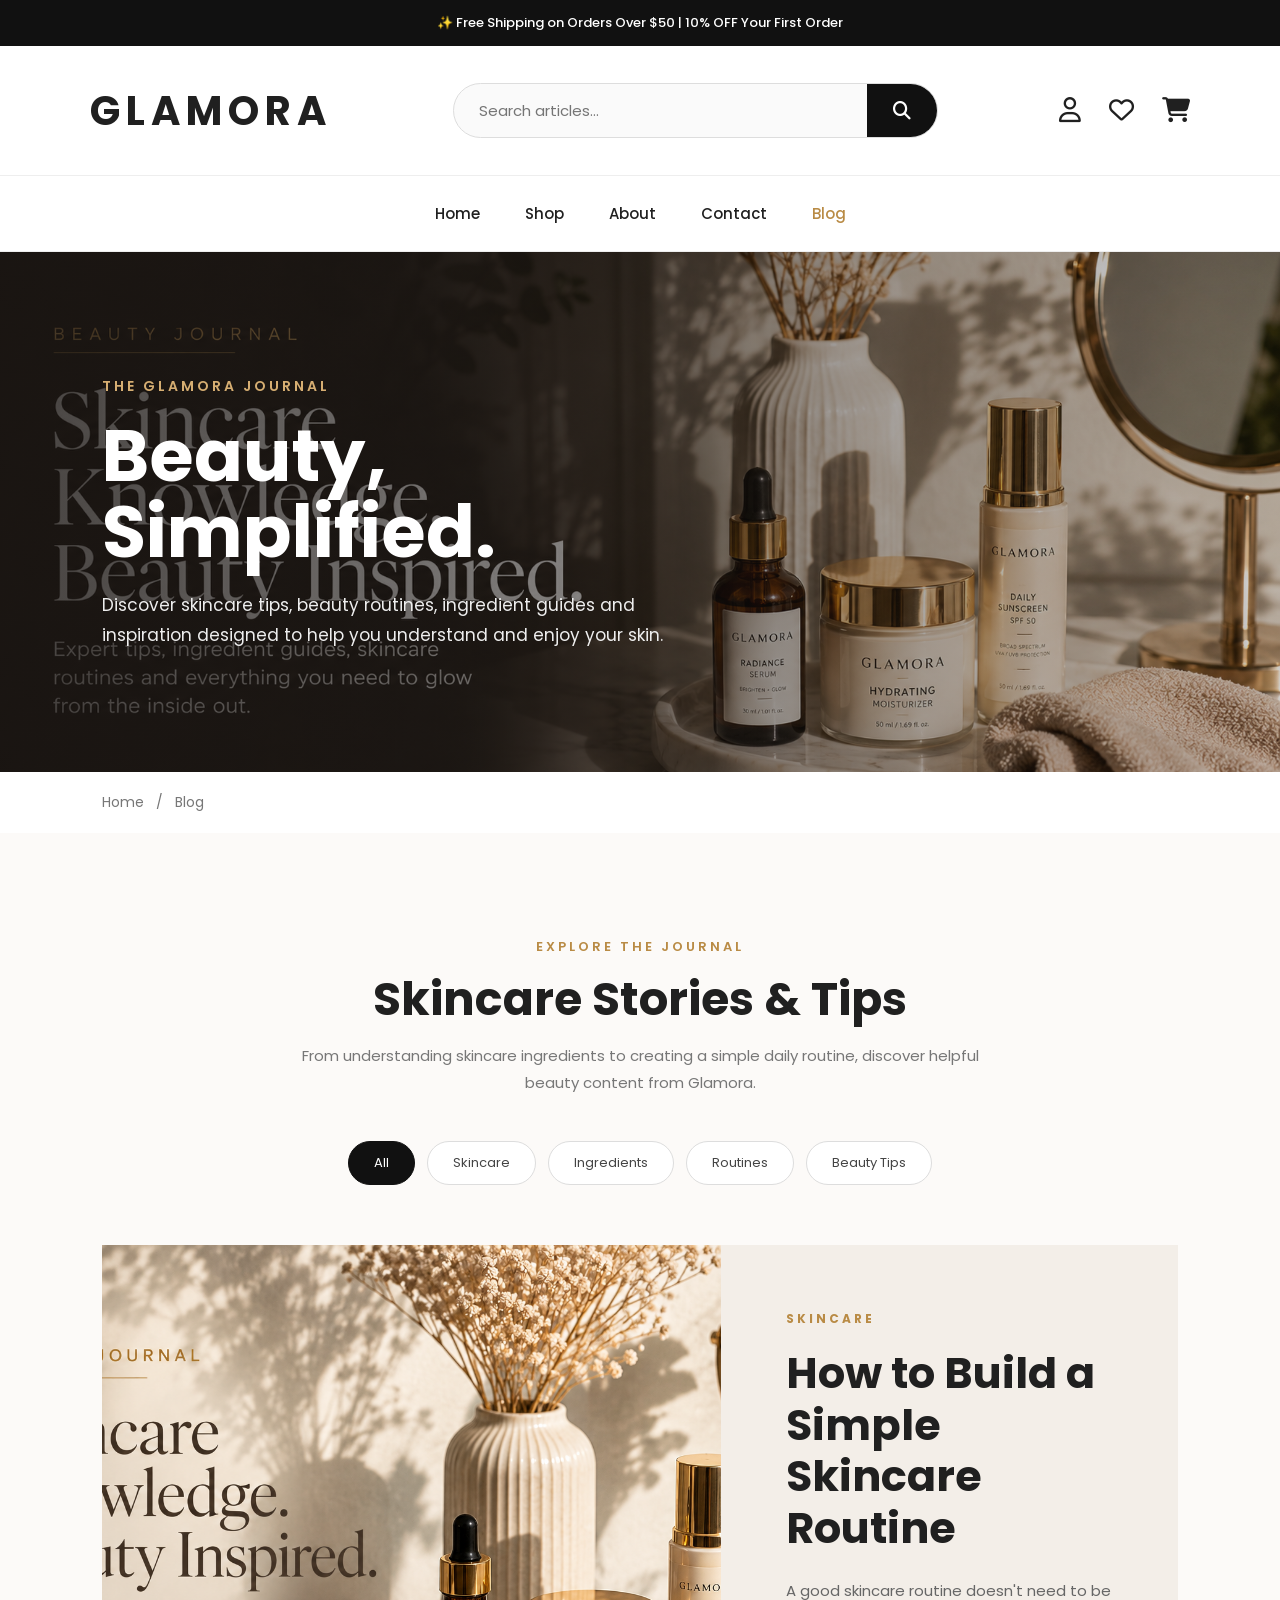
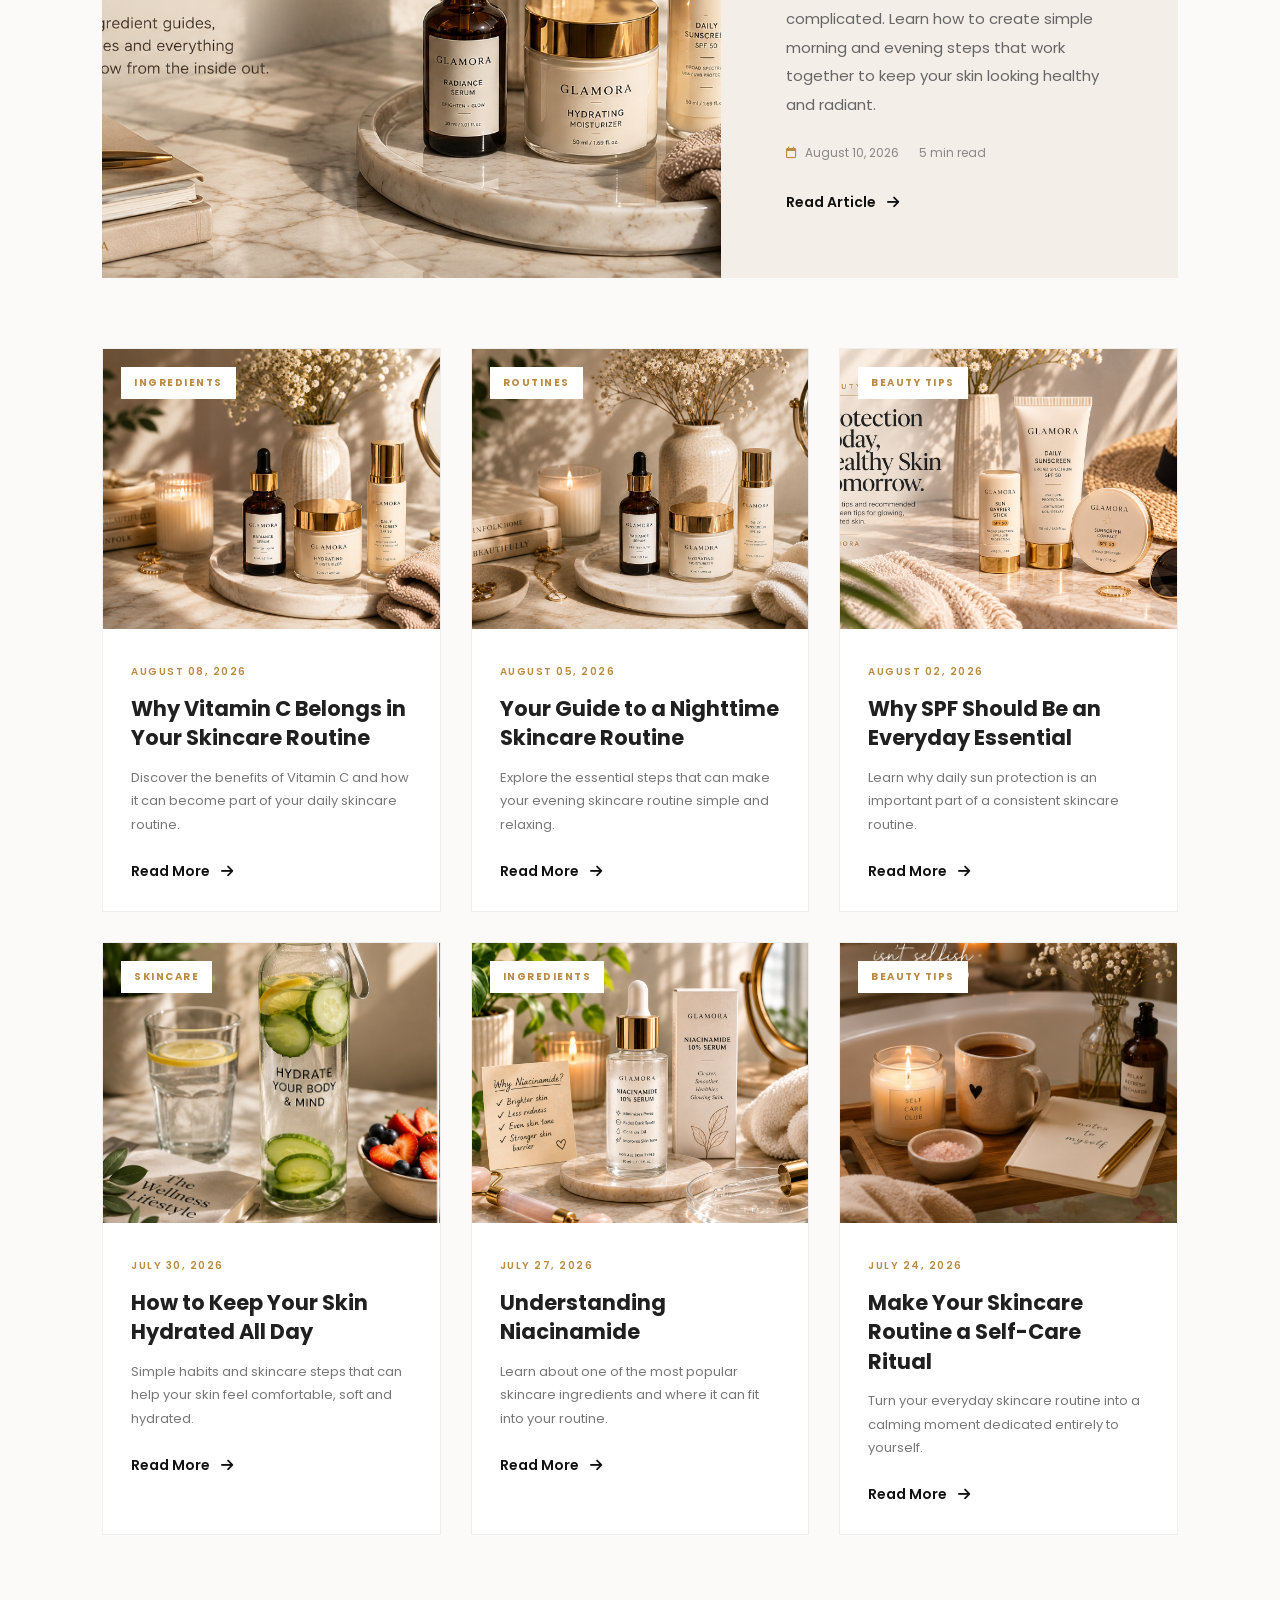
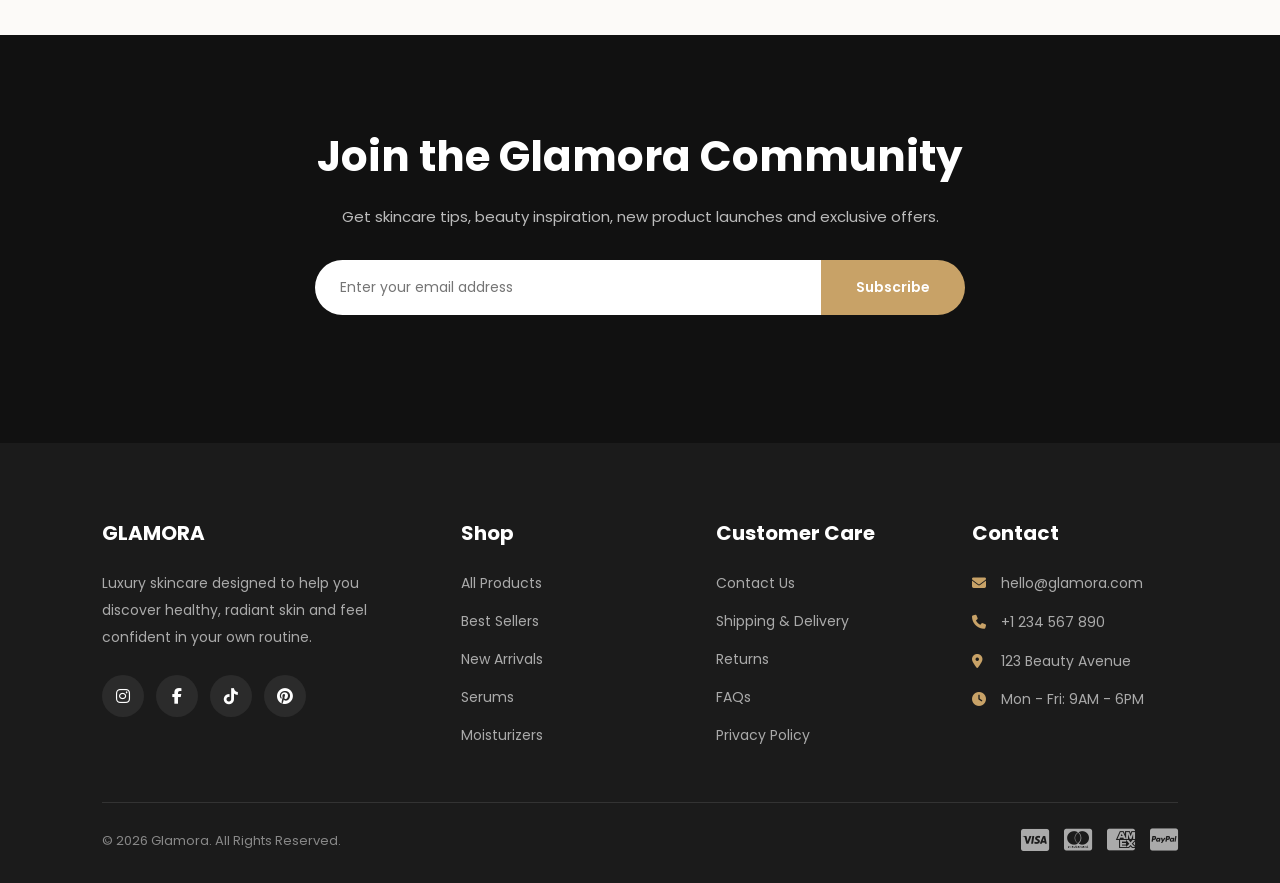
<file: blog.html>
<!DOCTYPE html>
<html lang="en">

<head>
     <!-- Google Analytics -->
<script async src="https://www.googletagmanager.com/gtag/js?id=G-RFFL7PXWLD"></script>

<script>
    window.dataLayer = window.dataLayer || [];

    function gtag() {
        dataLayer.push(arguments);
    }

    gtag('js', new Date());

    gtag('config', 'G-RFFL7PXWLD');
</script>
<!-- End Google Analytics -->
    <meta charset="UTF-8">

    <meta name="viewport"
          content="width=device-width, initial-scale=1.0">

    <title>Glamora | Beauty Journal</title>

    <link rel="stylesheet"
          href="https://fonts.googleapis.com/css2?family=Poppins:wght@300;400;500;600;700;800&display=swap">

    <link rel="stylesheet"
          href="https://cdnjs.cloudflare.com/ajax/libs/font-awesome/6.7.2/css/all.min.css">

    <link rel="stylesheet"
          href="blog.css">

</head>


<body>


<!-- TOP BAR -->

<div class="top-bar">

    ✨ Free Shipping on Orders Over $50 | 10% OFF Your First Order

</div>



<!-- HEADER -->

<header>

    <div class="logo">

        <a href="index.html">
            GLAMORA
        </a>

    </div>


    <div class="search-bar">

        <input
            type="text"
            placeholder="Search articles..."
            id="blogSearch"
        >

        <button type="button"
                id="searchButton">

            <i class="fas fa-search"></i>

        </button>

    </div>


    <div class="header-icons">

        <a href="#">
            <i class="far fa-user"></i>
        </a>

        <a href="#">
            <i class="far fa-heart"></i>
        </a>

        <a href="shop.html">
            <i class="fas fa-shopping-cart"></i>
        </a>

    </div>

</header>



<!-- NAVIGATION -->

<nav>

    <ul>

        <li>
            <a href="index.html">
                Home
            </a>
        </li>

        <li>
            <a href="shop.html">
                Shop
            </a>
        </li>

        <li>
            <a href="about.html">
                About
            </a>
        </li>

        <li>
            <a href="contact.html">
                Contact
            </a>
        </li>

        <li>
            <a class="active"
               href="blog.html">
                Blog
            </a>
        </li>

    </ul>

</nav>



<!-- BLOG HERO -->

<section class="blog-hero">

    <div class="blog-hero-content">

        <span>
            THE GLAMORA JOURNAL
        </span>

        <h1>
            Beauty,<br>
            Simplified.
        </h1>

        <p>
            Discover skincare tips, beauty routines,
            ingredient guides and inspiration designed
            to help you understand and enjoy your skin.
        </p>

    </div>

</section>



<!-- BREADCRUMB -->

<div class="breadcrumb">

    <a href="index.html">
        Home
    </a>

    <span>/</span>

    <span>
        Blog
    </span>

</div>



<!-- BLOG INTRO -->

<section class="blog-intro">

    <div class="section-heading">

        <span class="section-label">
            EXPLORE THE JOURNAL
        </span>

        <h2>
            Skincare Stories & Tips
        </h2>

        <p>
            From understanding skincare ingredients to
            creating a simple daily routine, discover
            helpful beauty content from Glamora.
        </p>

    </div>



    <!-- CATEGORIES -->

    <div class="blog-categories">

        <button class="category-btn active"
                data-category="all">

            All

        </button>

        <button class="category-btn"
                data-category="skincare">

            Skincare

        </button>

        <button class="category-btn"
                data-category="ingredients">

            Ingredients

        </button>

        <button class="category-btn"
                data-category="routine">

            Routines

        </button>

        <button class="category-btn"
                data-category="beauty">

            Beauty Tips

        </button>

    </div>



    <!-- FEATURED ARTICLE -->

    <article class="featured-post"
             data-category="skincare">

        <div class="featured-image">

            <img src="blog-featured.png"
                 alt="Skincare routine">

        </div>


        <div class="featured-content">

            <span class="post-category">
                SKINCARE
            </span>

            <h2>
                How to Build a Simple
                Skincare Routine
            </h2>

            <p>
                A good skincare routine doesn't need to be
                complicated. Learn how to create simple
                morning and evening steps that work together
                to keep your skin looking healthy and radiant.
            </p>

            <div class="post-meta">

                <span>
                    <i class="far fa-calendar"></i>
                    August 10, 2026
                </span>

                <span>
                    5 min read
                </span>

            </div>

            <button class="read-more"
                    data-title="How to Build a Simple Skincare Routine">

                Read Article

                <i class="fas fa-arrow-right"></i>

            </button>

        </div>

    </article>



    <!-- BLOG GRID -->

    <div class="blog-grid">


        <!-- ARTICLE 1 -->

        <article class="blog-card"
                 data-category="ingredients">

            <div class="blog-image">

                <img src="blog-vitamin-c.png"
                     alt="Vitamin C serum">

                <span class="card-category">
                    INGREDIENTS
                </span>

            </div>


            <div class="blog-content">

                <span class="post-date">
                    AUGUST 08, 2026
                </span>

                <h3>
                    Why Vitamin C Belongs
                    in Your Skincare Routine
                </h3>

                <p>
                    Discover the benefits of Vitamin C
                    and how it can become part of your
                    daily skincare routine.
                </p>

                <button class="read-more"
                        data-title="Why Vitamin C Belongs in Your Skincare Routine">

                    Read More

                    <i class="fas fa-arrow-right"></i>

                </button>

            </div>

        </article>



        <!-- ARTICLE 2 -->

        <article class="blog-card"
                 data-category="routine">

            <div class="blog-image">

                <img src="blog-night-routine.png"
                     alt="Night skincare routine">

                <span class="card-category">
                    ROUTINES
                </span>

            </div>


            <div class="blog-content">

                <span class="post-date">
                    AUGUST 05, 2026
                </span>

                <h3>
                    Your Guide to a
                    Nighttime Skincare Routine
                </h3>

                <p>
                    Explore the essential steps that can
                    make your evening skincare routine
                    simple and relaxing.
                </p>

                <button class="read-more"
                        data-title="Your Guide to a Nighttime Skincare Routine">

                    Read More

                    <i class="fas fa-arrow-right"></i>

                </button>

            </div>

        </article>



        <!-- ARTICLE 3 -->

        <article class="blog-card"
                 data-category="beauty">

            <div class="blog-image">

                <img src="blog-sunscreen.png"
                     alt="Sunscreen skincare">

                <span class="card-category">
                    BEAUTY TIPS
                </span>

            </div>


            <div class="blog-content">

                <span class="post-date">
                    AUGUST 02, 2026
                </span>

                <h3>
                    Why SPF Should Be
                    an Everyday Essential
                </h3>

                <p>
                    Learn why daily sun protection is an
                    important part of a consistent skincare
                    routine.
                </p>

                <button class="read-more"
                        data-title="Why SPF Should Be an Everyday Essential">

                    Read More

                    <i class="fas fa-arrow-right"></i>

                </button>

            </div>

        </article>



        <!-- ARTICLE 4 -->

        <article class="blog-card"
                 data-category="skincare">

            <div class="blog-image">

                <img src="blog-hydration.png"
                     alt="Hydrating skincare">

                <span class="card-category">
                    SKINCARE
                </span>

            </div>


            <div class="blog-content">

                <span class="post-date">
                    JULY 30, 2026
                </span>

                <h3>
                    How to Keep Your Skin
                    Hydrated All Day
                </h3>

                <p>
                    Simple habits and skincare steps that
                    can help your skin feel comfortable,
                    soft and hydrated.
                </p>

                <button class="read-more"
                        data-title="How to Keep Your Skin Hydrated All Day">

                    Read More

                    <i class="fas fa-arrow-right"></i>

                </button>

            </div>

        </article>



        <!-- ARTICLE 5 -->

        <article class="blog-card"
                 data-category="ingredients">

            <div class="blog-image">

                <img src="blog-niacinamide.png"
                     alt="Niacinamide serum">

                <span class="card-category">
                    INGREDIENTS
                </span>

            </div>


            <div class="blog-content">

                <span class="post-date">
                    JULY 27, 2026
                </span>

                <h3>
                    Understanding
                    Niacinamide
                </h3>

                <p>
                    Learn about one of the most popular
                    skincare ingredients and where it can
                    fit into your routine.
                </p>

                <button class="read-more"
                        data-title="Understanding Niacinamide">

                    Read More

                    <i class="fas fa-arrow-right"></i>

                </button>

            </div>

        </article>



        <!-- ARTICLE 6 -->

        <article class="blog-card"
                 data-category="beauty">

            <div class="blog-image">

                <img src="blog-selfcare.png"
                     alt="Skincare self care">

                <span class="card-category">
                    BEAUTY TIPS
                </span>

            </div>


            <div class="blog-content">

                <span class="post-date">
                    JULY 24, 2026
                </span>

                <h3>
                    Make Your Skincare
                    Routine a Self-Care Ritual
                </h3>

                <p>
                    Turn your everyday skincare routine
                    into a calming moment dedicated
                    entirely to yourself.
                </p>

                <button class="read-more"
                        data-title="Make Your Skincare Routine a Self-Care Ritual">

                    Read More

                    <i class="fas fa-arrow-right"></i>

                </button>

            </div>

        </article>


    </div>

</section>
<!-- NEWSLETTER -->

<section class="newsletter">

    <h2>
        Join the Glamora Community
    </h2>

    <p>
        Get skincare tips, beauty inspiration,
        new product launches and exclusive offers.
    </p>

    <form id="newsletterForm">

        <input
            type="email"
            placeholder="Enter your email address"
            required
        >

        <button type="submit">
            Subscribe
        </button>

    </form>

    <p id="newsletterMessage"
       class="newsletter-message"></p>

</section>


<!-- FOOTER -->

<footer>

    <div class="footer-container">


        <!-- BRAND -->

        <div class="footer-column">

            <h3>
                GLAMORA
            </h3>

            <p>
                Luxury skincare designed to help you
                discover healthy, radiant skin and feel
                confident in your own routine.
            </p>


            <div class="social-icons">

                <a href="#">
                    <i class="fab fa-instagram"></i>
                </a>

                <a href="#">
                    <i class="fab fa-facebook-f"></i>
                </a>

                <a href="#">
                    <i class="fab fa-tiktok"></i>
                </a>

                <a href="#">
                    <i class="fab fa-pinterest"></i>
                </a>

            </div>

        </div>


        <!-- SHOP -->

        <div class="footer-column">

            <h3>
                Shop
            </h3>

            <ul>

                <li>
                    <a href="shop.html">
                        All Products
                    </a>
                </li>

                <li>
                    <a href="#">
                        Best Sellers
                    </a>
                </li>

                <li>
                    <a href="#">
                        New Arrivals
                    </a>
                </li>

                <li>
                    <a href="#">
                        Serums
                    </a>
                </li>

                <li>
                    <a href="#">
                        Moisturizers
                    </a>
                </li>

            </ul>

        </div>


        <!-- CUSTOMER CARE -->

        <div class="footer-column">

            <h3>
                Customer Care
            </h3>

            <ul>

                <li>
                    <a href="contact.html">
                        Contact Us
                    </a>
                </li>

                <li>
                    <a href="#">
                        Shipping & Delivery
                    </a>
                </li>

                <li>
                    <a href="#">
                        Returns
                    </a>
                </li>

                <li>
                    <a href="#">
                        FAQs
                    </a>
                </li>

                <li>
                    <a href="#">
                        Privacy Policy
                    </a>
                </li>

            </ul>

        </div>


        <!-- CONTACT -->

        <div class="footer-column">

            <h3>
                Contact
            </h3>

            <p>

                <i class="fas fa-envelope"></i>

                hello@glamora.com

            </p>

            <p>

                <i class="fas fa-phone"></i>

                +1 234 567 890

            </p>

            <p>

                <i class="fas fa-location-dot"></i>

                123 Beauty Avenue

            </p>

            <p>

                <i class="fas fa-clock"></i>

                Mon - Fri: 9AM - 6PM

            </p>

        </div>

    </div>


    <!-- FOOTER BOTTOM -->

    <div class="footer-bottom">

        <p>
            © 2026 Glamora. All Rights Reserved.
        </p>

        <div class="payment-icons">

            <i class="fab fa-cc-visa"></i>

            <i class="fab fa-cc-mastercard"></i>

            <i class="fab fa-cc-amex"></i>

            <i class="fab fa-cc-paypal"></i>

        </div>

    </div>

</footer>


<!-- BLOG JAVASCRIPT -->

<script src="blog.js"></script>

</body>

</html>
</file>
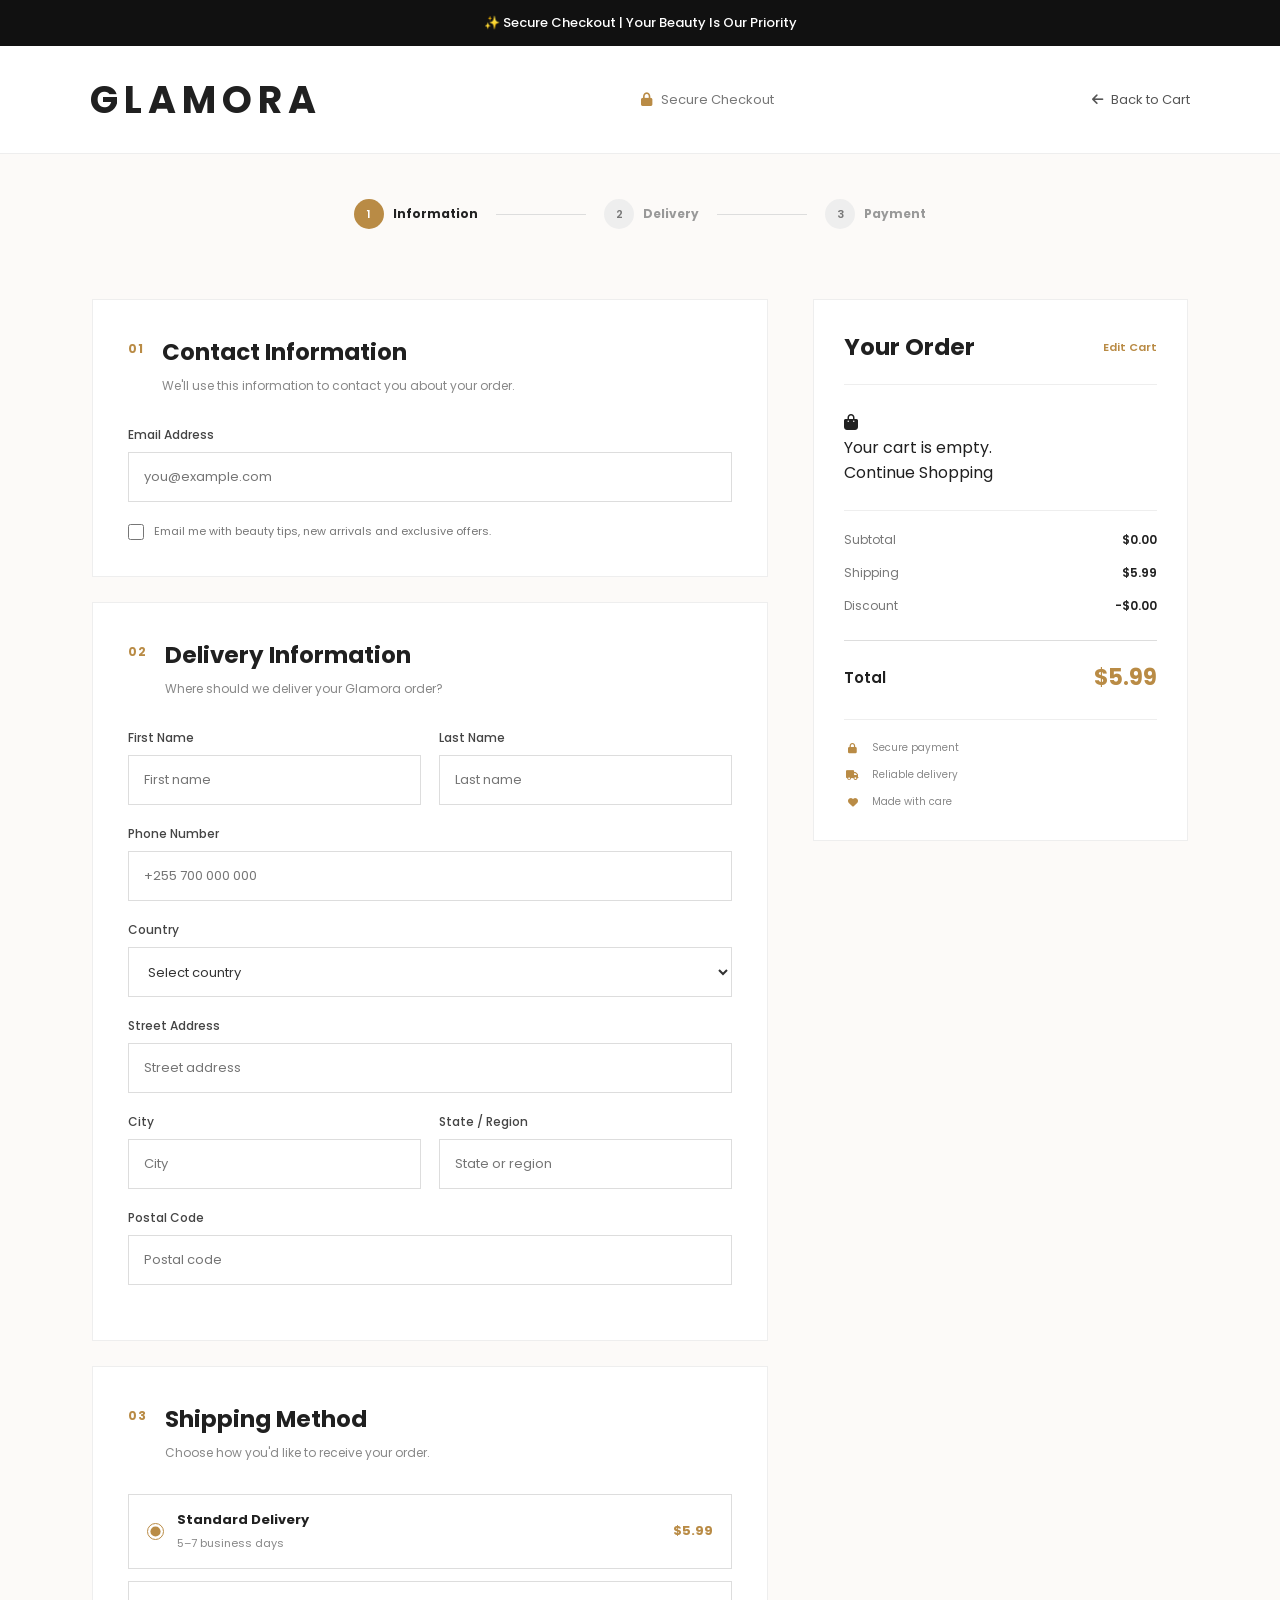
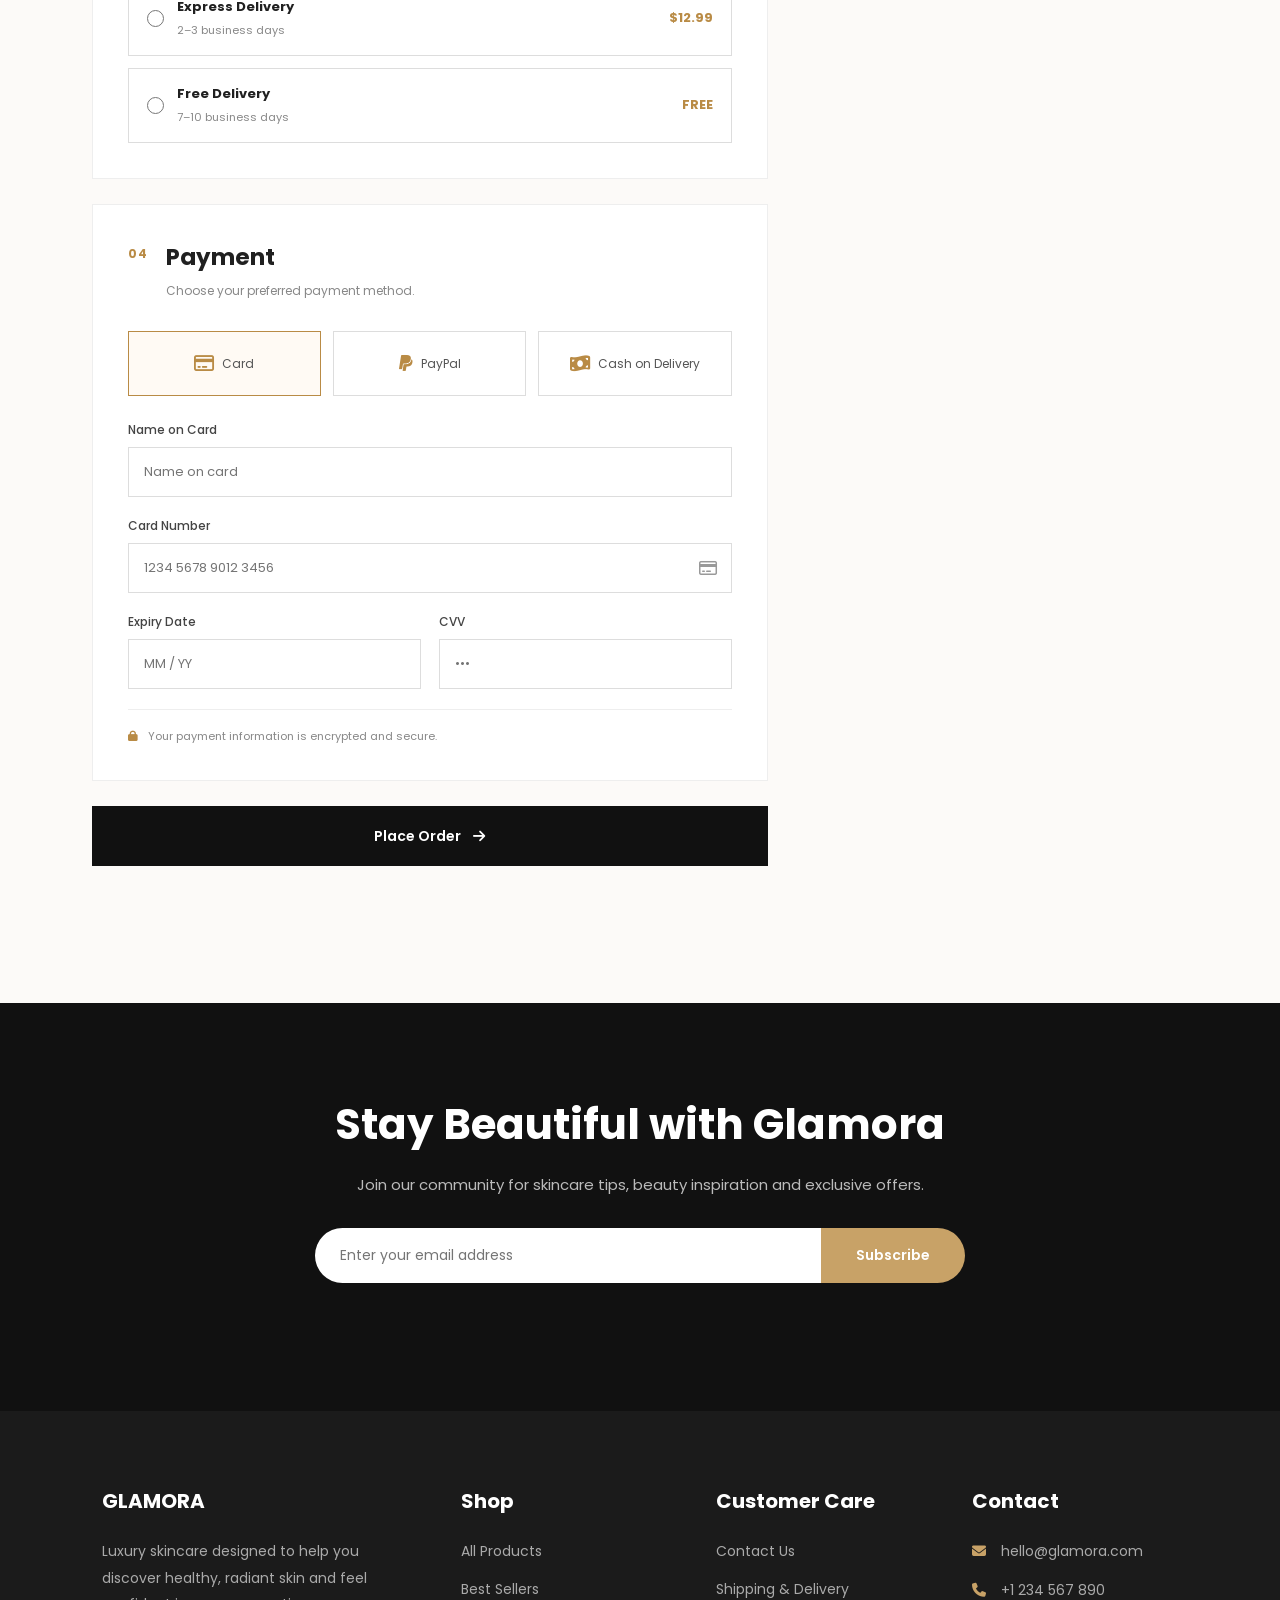
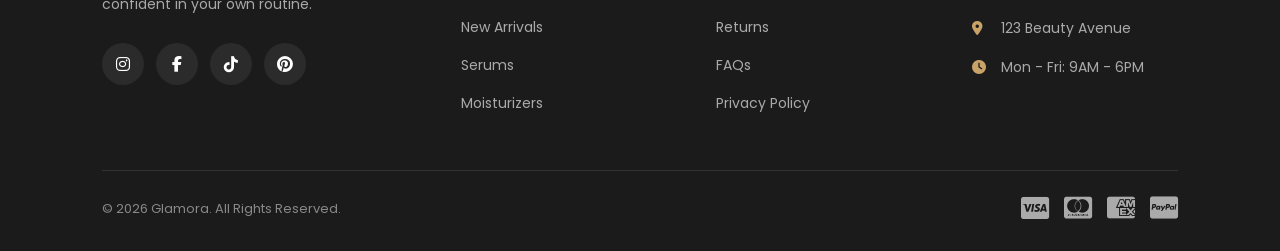
<file: checkout.html>
<!DOCTYPE html>
<html lang="en">

<head>
    <!-- Google Analytics -->
<script async src="https://www.googletagmanager.com/gtag/js?id=G-RFFL7PXWLD"></script>

<script>
    window.dataLayer = window.dataLayer || [];

    function gtag() {
        dataLayer.push(arguments);
    }

    gtag('js', new Date());

    gtag('config', 'G-RFFL7PXWLD');
</script>
<!-- End Google Analytics -->
    <meta charset="UTF-8">

    <meta name="viewport"
          content="width=device-width, initial-scale=1.0">

    <title>Checkout | Glamora</title>

    <link rel="stylesheet"
          href="https://fonts.googleapis.com/css2?family=Poppins:wght@300;400;500;600;700;800&display=swap">

    <link rel="stylesheet"
          href="https://cdnjs.cloudflare.com/ajax/libs/font-awesome/6.7.2/css/all.min.css">

    <link rel="stylesheet"
          href="checkout.css">

</head>


<body>


<!-- =========================================
     TOP BAR
========================================= -->

<div class="top-bar">

    ✨ Secure Checkout | Your Beauty Is Our Priority

</div>



<!-- =========================================
     HEADER
========================================= -->

<header>

    <div class="logo">

        <a href="index.html">
            GLAMORA
        </a>

    </div>


    <div class="checkout-header">

        <i class="fas fa-lock"></i>

        <span>
            Secure Checkout
        </span>

    </div>


    <a
        href="cart.html"
        class="back-cart">

        <i class="fas fa-arrow-left"></i>

        Back to Cart

    </a>

</header>



<!-- =========================================
     CHECKOUT PROGRESS
========================================= -->

<section class="checkout-progress">

    <div class="progress-step active">

        <span>
            1
        </span>

        <strong>
            Information
        </strong>

    </div>


    <div class="progress-line"></div>


    <div class="progress-step">

        <span>
            2
        </span>

        <strong>
            Delivery
        </strong>

    </div>


    <div class="progress-line"></div>


    <div class="progress-step">

        <span>
            3
        </span>

        <strong>
            Payment
        </strong>

    </div>

</section>



<!-- =========================================
     CHECKOUT MAIN
========================================= -->

<main class="checkout-container">


    <!-- =====================================
         CHECKOUT FORM
    ====================================== -->

    <section class="checkout-form-section">

        <form id="checkoutForm">


            <!-- =================================
                 CONTACT INFORMATION
            ================================== -->

            <div class="checkout-card">

                <div class="card-heading">

                    <span class="card-number">
                        01
                    </span>

                    <div>

                        <h2>
                            Contact Information
                        </h2>

                        <p>
                            We'll use this information
                            to contact you about your order.
                        </p>

                    </div>

                </div>


                <div class="form-group">

                    <label for="email">
                        Email Address
                    </label>

                    <input
                        type="email"
                        id="email"
                        name="email"
                        placeholder="you@example.com"
                        required
                    >

                </div>


                <label class="checkbox-label">

                    <input
                        type="checkbox"
                        id="emailUpdates"
                    >

                    <span>
                        Email me with beauty tips,
                        new arrivals and exclusive offers.
                    </span>

                </label>

            </div>



            <!-- =================================
                 DELIVERY INFORMATION
            ================================== -->

            <div class="checkout-card">

                <div class="card-heading">

                    <span class="card-number">
                        02
                    </span>

                    <div>

                        <h2>
                            Delivery Information
                        </h2>

                        <p>
                            Where should we deliver
                            your Glamora order?
                        </p>

                    </div>

                </div>


                <!-- NAME -->

                <div class="form-row">

                    <div class="form-group">

                        <label for="firstName">
                            First Name
                        </label>

                        <input
                            type="text"
                            id="firstName"
                            name="firstName"
                            placeholder="First name"
                            required
                        >

                    </div>


                    <div class="form-group">

                        <label for="lastName">
                            Last Name
                        </label>

                        <input
                            type="text"
                            id="lastName"
                            name="lastName"
                            placeholder="Last name"
                            required
                        >

                    </div>

                </div>


                <!-- PHONE -->

                <div class="form-group">

                    <label for="phone">
                        Phone Number
                    </label>

                    <input
                        type="tel"
                        id="phone"
                        name="phone"
                        placeholder="+255 700 000 000"
                        required
                    >

                </div>


                <!-- COUNTRY -->

                <div class="form-group">

                    <label for="country">
                        Country
                    </label>

                    <select
                        id="country"
                        name="country"
                        required>

                        <option value="">
                            Select country
                        </option>

                        <option value="Tanzania">
                            Tanzania
                        </option>

                        <option value="India">
                            India
                        </option>

                        <option value="Kenya">
                            Kenya
                        </option>

                        <option value="Uganda">
                            Uganda
                        </option>

                        <option value="Rwanda">
                            Rwanda
                        </option>

                        <option value="South Africa">
                            South Africa
                        </option>

                        <option value="United States">
                            United States
                        </option>

                        <option value="United Kingdom">
                            United Kingdom
                        </option>

                        <option value="Canada">
                            Canada
                        </option>

                        <option value="Other">
                            Other
                        </option>

                    </select>

                </div>


                <!-- ADDRESS -->

                <div class="form-group">

                    <label for="address">
                        Street Address
                    </label>

                    <input
                        type="text"
                        id="address"
                        name="address"
                        placeholder="Street address"
                        required
                    >

                </div>


                <!-- CITY / REGION -->

                <div class="form-row">

                    <div class="form-group">

                        <label for="city">
                            City
                        </label>

                        <input
                            type="text"
                            id="city"
                            name="city"
                            placeholder="City"
                            required
                        >

                    </div>


                    <div class="form-group">

                        <label for="region">
                            State / Region
                        </label>

                        <input
                            type="text"
                            id="region"
                            name="region"
                            placeholder="State or region"
                            required
                        >

                    </div>

                </div>


                <!-- POSTAL CODE -->

                <div class="form-group">

                    <label for="postalCode">
                        Postal Code
                    </label>

                    <input
                        type="text"
                        id="postalCode"
                        name="postalCode"
                        placeholder="Postal code"
                    >

                </div>

            </div>



            <!-- =================================
                 SHIPPING METHOD
            ================================== -->

            <div class="checkout-card">

                <div class="card-heading">

                    <span class="card-number">
                        03
                    </span>

                    <div>

                        <h2>
                            Shipping Method
                        </h2>

                        <p>
                            Choose how you'd like
                            to receive your order.
                        </p>

                    </div>

                </div>


                <div class="shipping-options">


                    <!-- STANDARD -->

                    <label class="shipping-option">

                        <input
                            type="radio"
                            name="shippingMethod"
                            value="standard"
                            checked
                        >

                        <div class="shipping-option-content">

                            <div>

                                <strong>
                                    Standard Delivery
                                </strong>

                                <span>
                                    5–7 business days
                                </span>

                            </div>

                            <strong
                                id="standardShipping">

                                $5.99

                            </strong>

                        </div>

                    </label>


                    <!-- EXPRESS -->

                    <label class="shipping-option">

                        <input
                            type="radio"
                            name="shippingMethod"
                            value="express"
                        >

                        <div class="shipping-option-content">

                            <div>

                                <strong>
                                    Express Delivery
                                </strong>

                                <span>
                                    2–3 business days
                                </span>

                            </div>

                            <strong>
                                $12.99
                            </strong>

                        </div>

                    </label>


                    <!-- FREE -->

                    <label class="shipping-option">

                        <input
                            type="radio"
                            name="shippingMethod"
                            value="free"
                        >

                        <div class="shipping-option-content">

                            <div>

                                <strong>
                                    Free Delivery
                                </strong>

                                <span>
                                    7–10 business days
                                </span>

                            </div>

                            <strong>
                                FREE
                            </strong>

                        </div>

                    </label>

                </div>

            </div>



            <!-- =================================
                 PAYMENT
            ================================== -->

            <div class="checkout-card">

                <div class="card-heading">

                    <span class="card-number">
                        04
                    </span>

                    <div>

                        <h2>
                            Payment
                        </h2>

                        <p>
                            Choose your preferred
                            payment method.
                        </p>

                    </div>

                </div>


                <!-- PAYMENT METHODS -->

                <div class="payment-methods">

                    <label class="payment-method active">

                        <input
                            type="radio"
                            name="paymentMethod"
                            value="card"
                            checked
                        >

                        <div>

                            <i class="far fa-credit-card"></i>

                            <span>
                                Card
                            </span>

                        </div>

                    </label>


                    <label class="payment-method">

                        <input
                            type="radio"
                            name="paymentMethod"
                            value="paypal"
                        >

                        <div>

                            <i class="fab fa-paypal"></i>

                            <span>
                                PayPal
                            </span>

                        </div>

                    </label>


                    <label class="payment-method">

                        <input
                            type="radio"
                            name="paymentMethod"
                            value="cash"
                        >

                        <div>

                            <i class="fas fa-money-bill-wave"></i>

                            <span>
                                Cash on Delivery
                            </span>

                        </div>

                    </label>

                </div>


                <!-- CARD DETAILS -->

                <div
                    id="cardDetails"
                    class="card-details">

                    <div class="form-group">

                        <label for="cardName">
                            Name on Card
                        </label>

                        <input
                            type="text"
                            id="cardName"
                            placeholder="Name on card"
                        >

                    </div>


                    <div class="form-group">

                        <label for="cardNumber">
                            Card Number
                        </label>

                        <div class="input-icon">

                            <input
                                type="text"
                                id="cardNumber"
                                placeholder="1234 5678 9012 3456"
                                maxlength="19"
                            >

                            <i class="far fa-credit-card"></i>

                        </div>

                    </div>


                    <div class="form-row">

                        <div class="form-group">

                            <label for="expiry">
                                Expiry Date
                            </label>

                            <input
                                type="text"
                                id="expiry"
                                placeholder="MM / YY"
                                maxlength="7"
                            >

                        </div>


                        <div class="form-group">

                            <label for="cvv">
                                CVV
                            </label>

                            <input
                                type="password"
                                id="cvv"
                                placeholder="•••"
                                maxlength="4"
                            >

                        </div>

                    </div>

                </div>


                <!-- SECURITY -->

                <div class="payment-security">

                    <i class="fas fa-lock"></i>

                    <span>
                        Your payment information is encrypted
                        and secure.
                    </span>

                </div>

            </div>


            <!-- =================================
                 PLACE ORDER
            ================================== -->

            <button
                type="submit"
                class="place-order-btn">

                <span>
                    Place Order
                </span>

                <i class="fas fa-arrow-right"></i>

            </button>


            <p
                id="checkoutMessage"
                class="checkout-message">
            </p>

        </form>

    </section>



    <!-- =====================================
         ORDER SUMMARY
    ====================================== -->

    <aside class="checkout-summary">

        <div class="summary-header">

            <h2>
                Your Order
            </h2>

            <a href="cart.html">
                Edit Cart
            </a>

        </div>


        <!-- PRODUCTS -->

        <div
            id="checkoutItems"
            class="checkout-items">

        </div>


        <!-- SUMMARY -->

        <div class="summary-calculation">

            <div class="summary-row">

                <span>
                    Subtotal
                </span>

                <strong id="checkoutSubtotal">
                    $0.00
                </strong>

            </div>


            <div class="summary-row">

                <span>
                    Shipping
                </span>

                <strong id="checkoutShipping">
                    $5.99
                </strong>

            </div>


            <div class="summary-row">

                <span>
                    Discount
                </span>

                <strong id="checkoutDiscount">
                    -$0.00
                </strong>

            </div>

        </div>


        <div class="summary-total">

            <span>
                Total
            </span>

            <strong id="checkoutTotal">
                $0.00
            </strong>

        </div>


        <!-- TRUST -->

        <div class="checkout-trust">

            <div>

                <i class="fas fa-lock"></i>

                <span>
                    Secure payment
                </span>

            </div>


            <div>

                <i class="fas fa-truck"></i>

                <span>
                    Reliable delivery
                </span>

            </div>


            <div>

                <i class="fas fa-heart"></i>

                <span>
                    Made with care
                </span>

            </div>

        </div>

    </aside>

</main>
<!-- =========================================
     ORDER CONFIRMATION
========================================= -->

<section
    id="orderConfirmation"
    class="order-confirmation">

    <div class="confirmation-card">

        <div class="confirmation-icon">

            <i class="fas fa-check"></i>

        </div>

        <span class="confirmation-label">
            ORDER PLACED
        </span>

        <h2>
            Thank You for Shopping with Glamora
        </h2>

        <p>
            Your order has been received successfully.
            We've sent your order details to your email.
        </p>

        <div class="order-number">

            <span>
                Order Number
            </span>

            <strong id="orderNumber">
                GLM-000000
            </strong>

        </div>

        <div class="confirmation-actions">

            <a
                href="shop.html"
                class="continue-shopping">

                Continue Shopping

                <i class="fas fa-arrow-right"></i>

            </a>

            <a
                href="index.html"
                class="home-button">

                Back to Home

            </a>

        </div>

    </div>

</section>



<!-- =========================================
     NEWSLETTER
========================================= -->

<section class="newsletter">

    <h2>
        Stay Beautiful with Glamora
    </h2>

    <p>
        Join our community for skincare tips,
        beauty inspiration and exclusive offers.
    </p>


    <form id="newsletterForm">

        <input
            type="email"
            placeholder="Enter your email address"
            required
        >

        <button type="submit">
            Subscribe
        </button>

    </form>


    <p
        id="newsletterMessage"
        class="newsletter-message">
    </p>

</section>



<!-- =========================================
     FOOTER
========================================= -->

<footer>

    <div class="footer-container">


        <!-- BRAND -->

        <div class="footer-column">

            <h3>
                GLAMORA
            </h3>

            <p>
                Luxury skincare designed to help you
                discover healthy, radiant skin and feel
                confident in your own routine.
            </p>


            <div class="social-icons">

                <a
                    href="#"
                    aria-label="Instagram">

                    <i class="fab fa-instagram"></i>

                </a>

                <a
                    href="#"
                    aria-label="Facebook">

                    <i class="fab fa-facebook-f"></i>

                </a>

                <a
                    href="#"
                    aria-label="TikTok">

                    <i class="fab fa-tiktok"></i>

                </a>

                <a
                    href="#"
                    aria-label="Pinterest">

                    <i class="fab fa-pinterest"></i>

                </a>

            </div>

        </div>



        <!-- SHOP -->

        <div class="footer-column">

            <h3>
                Shop
            </h3>

            <ul>

                <li>
                    <a href="shop.html">
                        All Products
                    </a>
                </li>

                <li>
                    <a href="shop.html">
                        Best Sellers
                    </a>
                </li>

                <li>
                    <a href="shop.html">
                        New Arrivals
                    </a>
                </li>

                <li>
                    <a href="shop.html">
                        Serums
                    </a>
                </li>

                <li>
                    <a href="shop.html">
                        Moisturizers
                    </a>
                </li>

            </ul>

        </div>



        <!-- CUSTOMER CARE -->

        <div class="footer-column">

            <h3>
                Customer Care
            </h3>

            <ul>

                <li>
                    <a href="contact.html">
                        Contact Us
                    </a>
                </li>

                <li>
                    <a href="#">
                        Shipping & Delivery
                    </a>
                </li>

                <li>
                    <a href="#">
                        Returns
                    </a>
                </li>

                <li>
                    <a href="contact.html">
                        FAQs
                    </a>
                </li>

                <li>
                    <a href="#">
                        Privacy Policy
                    </a>
                </li>

            </ul>

        </div>



        <!-- CONTACT -->

        <div class="footer-column">

            <h3>
                Contact
            </h3>

            <p>

                <i class="fas fa-envelope"></i>

                hello@glamora.com

            </p>

            <p>

                <i class="fas fa-phone"></i>

                +1 234 567 890

            </p>

            <p>

                <i class="fas fa-location-dot"></i>

                123 Beauty Avenue

            </p>

            <p>

                <i class="fas fa-clock"></i>

                Mon - Fri: 9AM - 6PM

            </p>

        </div>

    </div>



    <!-- =====================================
         FOOTER BOTTOM
    ====================================== -->

    <div class="footer-bottom">

        <p>
            © 2026 Glamora. All Rights Reserved.
        </p>


        <div class="payment-icons">

            <i class="fab fa-cc-visa"></i>

            <i class="fab fa-cc-mastercard"></i>

            <i class="fab fa-cc-amex"></i>

            <i class="fab fa-cc-paypal"></i>

        </div>

    </div>

</footer>



<!-- =========================================
     JAVASCRIPT
========================================= -->

<script src="checkout.js"></script>

</body>

</html>
</file>
<file: blog.css>
/* =========================================
   GLAMORA BLOG PAGE
========================================= */

* {
    margin: 0;
    padding: 0;
    box-sizing: border-box;
}

html {
    scroll-behavior: smooth;
}

body {
    font-family: "Poppins", sans-serif;
    background: #fcfaf8;
    color: #202020;
    overflow-x: hidden;
}

a {
    text-decoration: none;
    color: inherit;
}

ul {
    list-style: none;
}

img {
    width: 100%;
    display: block;
}

button,
input {
    font-family: inherit;
}


/* =========================================
   TOP BAR
========================================= */

.top-bar {
    background: #111111;
    color: #ffffff;

    padding: 13px 20px;

    text-align: center;

    font-size: 13px;
    font-weight: 500;
}


/* =========================================
   HEADER
========================================= */

header {
    min-height: 130px;

    background: #ffffff;

    display: flex;
    align-items: center;
    justify-content: space-between;

    padding: 25px 7%;

    border-bottom: 1px solid #eeeeee;
}

.logo a {
    font-size: 40px;

    font-weight: 700;

    letter-spacing: 6px;

    transition: .3s;
}

.logo a:hover {
    color: #b98b45;
}


/* =========================================
   SEARCH BAR
========================================= */

.search-bar {
    width: 44%;
    height: 55px;

    display: flex;

    background: #fafafa;

    border: 1px solid #dddddd;

    border-radius: 40px;

    overflow: hidden;
}

.search-bar input {
    flex: 1;

    border: none;
    outline: none;

    background: transparent;

    padding: 0 25px;

    font-size: 15px;
}

.search-bar button {
    width: 70px;

    border: none;

    background: #111111;

    color: white;

    font-size: 18px;

    cursor: pointer;

    transition: .3s;
}

.search-bar button:hover {
    background: #b98b45;
}


/* =========================================
   HEADER ICONS
========================================= */

.header-icons {
    display: flex;

    align-items: center;

    gap: 28px;
}

.header-icons a {
    font-size: 25px;

    transition: .3s;
}

.header-icons a:hover {
    color: #b98b45;

    transform: translateY(-2px);
}


/* =========================================
   NAVIGATION
========================================= */

nav {
    background: #ffffff;

    border-bottom: 1px solid #eeeeee;
}

nav ul {
    min-height: 75px;

    display: flex;

    align-items: center;

    justify-content: center;

    gap: 45px;
}

nav a {
    font-size: 15px;

    font-weight: 500;

    transition: .3s;
}

nav a:hover,
nav a.active {
    color: #b98b45;
}


/* =========================================
   BLOG HERO
========================================= */

.blog-hero {
    min-height: 520px;

    display: flex;

    align-items: center;

    padding: 80px 8%;

    color: white;

    background:
        linear-gradient(
            90deg,
            rgba(25, 20, 17, .80),
            rgba(25, 20, 17, .20)
        ),
        url("blog-hero.png");

    background-size: cover;

    background-position: center;
}

.blog-hero-content {
    max-width: 650px;

    animation: fadeUp .8s ease;
}

.blog-hero-content span {
    color: #d6ae72;

    letter-spacing: 3px;

    font-size: 14px;

    font-weight: 600;
}

.blog-hero-content h1 {
    font-size: 72px;

    line-height: 1.05;

    margin: 20px 0;
}

.blog-hero-content p {
    max-width: 570px;

    color: #eeeeee;

    font-size: 17px;

    line-height: 1.8;
}


/* =========================================
   BREADCRUMB
========================================= */

.breadcrumb {
    padding: 20px 8%;

    background: #ffffff;

    display: flex;

    gap: 12px;

    color: #777777;

    font-size: 14px;
}

.breadcrumb a:hover {
    color: #b98b45;
}


/* =========================================
   GENERAL HEADINGS
========================================= */

.section-label {
    display: inline-block;

    color: #b98b45;

    font-size: 13px;

    font-weight: 600;

    letter-spacing: 3px;

    margin-bottom: 15px;
}

.section-heading {
    text-align: center;

    max-width: 700px;

    margin: 0 auto 45px;
}

.section-heading h2 {
    font-size: 46px;

    line-height: 1.2;

    margin-bottom: 15px;
}

.section-heading p {
    color: #777777;

    font-size: 15px;

    line-height: 1.8;
}


/* =========================================
   BLOG INTRO
========================================= */

.blog-intro {
    padding: 100px 8%;
}


/* =========================================
   BLOG CATEGORIES
========================================= */

.blog-categories {
    display: flex;

    justify-content: center;

    align-items: center;

    gap: 12px;

    flex-wrap: wrap;

    margin-bottom: 60px;
}

.category-btn {
    border: 1px solid #dddddd;

    background: #ffffff;

    color: #444444;

    padding: 11px 25px;

    border-radius: 30px;

    font-size: 13px;

    cursor: pointer;

    transition: .3s;
}

.category-btn:hover,
.category-btn.active {
    background: #111111;

    color: #ffffff;

    border-color: #111111;
}


/* =========================================
   FEATURED POST
========================================= */

.featured-post {
    display: grid;

    grid-template-columns: 1.15fr .85fr;

    background: #f3eee8;

    margin-bottom: 70px;

    overflow: hidden;
}

.featured-image {
    min-height: 500px;

    overflow: hidden;
}

.featured-image img {
    width: 100%;
    height: 100%;

    object-fit: cover;

    transition: .6s;
}

.featured-post:hover .featured-image img {
    transform: scale(1.04);
}

.featured-content {
    padding: 65px;

    display: flex;

    flex-direction: column;

    justify-content: center;
}

.post-category {
    color: #b98b45;

    font-size: 12px;

    font-weight: 700;

    letter-spacing: 3px;

    margin-bottom: 20px;
}

.featured-content h2 {
    font-size: 43px;

    line-height: 1.2;

    margin-bottom: 22px;
}

.featured-content > p {
    color: #666666;

    font-size: 15px;

    line-height: 1.9;

    margin-bottom: 25px;
}

.post-meta {
    display: flex;

    gap: 20px;

    color: #888888;

    font-size: 12px;

    margin-bottom: 30px;
}

.post-meta i {
    margin-right: 5px;

    color: #b98b45;
}


/* =========================================
   READ MORE
========================================= */

.read-more {
    align-self: flex-start;

    border: none;

    background: transparent;

    color: #111111;

    font-size: 14px;

    font-weight: 600;

    cursor: pointer;

    padding: 0;

    transition: .3s;
}

.read-more i {
    margin-left: 8px;

    transition: .3s;
}

.read-more:hover {
    color: #b98b45;
}

.read-more:hover i {
    margin-left: 14px;
}


/* =========================================
   BLOG GRID
========================================= */

.blog-grid {
    display: grid;

    grid-template-columns:
        repeat(3, 1fr);

    gap: 30px;
}

.blog-card {
    background: #ffffff;

    border: 1px solid #eeeeee;

    overflow: hidden;

    transition: .4s;
}

.blog-card:hover {
    transform: translateY(-8px);

    box-shadow:
        0 20px 45px rgba(0, 0, 0, .08);
}


/* =========================================
   BLOG IMAGE
========================================= */

.blog-image {
    height: 280px;

    position: relative;

    overflow: hidden;
}

.blog-image img {
    height: 100%;

    object-fit: cover;

    transition: .6s;
}

.blog-card:hover .blog-image img {
    transform: scale(1.06);
}

.card-category {
    position: absolute;

    top: 18px;
    left: 18px;

    background: #ffffff;

    color: #b98b45;

    padding: 8px 13px;

    font-size: 10px;

    font-weight: 700;

    letter-spacing: 1.5px;
}


/* =========================================
   BLOG CONTENT
========================================= */

.blog-content {
    padding: 28px;
}

.post-date {
    color: #b98b45;

    font-size: 10px;

    font-weight: 600;

    letter-spacing: 1.5px;
}

.blog-content h3 {
    font-size: 21px;

    line-height: 1.4;

    margin: 12px 0 13px;
}

.blog-content p {
    color: #777777;

    font-size: 13px;

    line-height: 1.8;

    margin-bottom: 22px;
}


/* =========================================
   ANIMATION
========================================= */

@keyframes fadeUp {

    from {
        opacity: 0;

        transform: translateY(30px);
    }

    to {
        opacity: 1;

        transform: translateY(0);
    }

}
/* =========================================
   NEWSLETTER
========================================= */

.newsletter {
    padding: 90px 8%;

    background: #111111;

    color: white;

    text-align: center;
}

.newsletter h2 {
    font-size: 42px;

    margin-bottom: 15px;
}

.newsletter > p {
    color: #bbbbbb;

    font-size: 15px;

    line-height: 1.8;

    margin-bottom: 30px;
}

.newsletter form {
    max-width: 650px;

    margin: auto;

    display: flex;

    overflow: hidden;

    border-radius: 40px;
}

.newsletter input {
    flex: 1;

    border: none;

    outline: none;

    padding: 17px 25px;

    font-size: 14px;
}

.newsletter button {
    border: none;

    padding: 0 35px;

    background: #c8a267;

    color: white;

    font-size: 14px;

    font-weight: 600;

    cursor: pointer;

    transition: .3s;
}

.newsletter button:hover {
    background: #a87f42;
}

.newsletter-message {
    min-height: 20px;

    margin-top: 18px;

    color: #c8a267 !important;

    margin-bottom: 0 !important;
}


/* =========================================
   FOOTER
========================================= */

footer {
    background: #1b1b1b;

    color: white;

    padding: 75px 8% 30px;
}

.footer-container {
    display: grid;

    grid-template-columns:
        1.5fr 1fr 1fr 1fr;

    gap: 50px;

    padding-bottom: 55px;
}

.footer-column h3 {
    font-size: 20px;

    margin-bottom: 22px;
}

.footer-column > p {
    color: #aaaaaa;

    font-size: 14px;

    line-height: 1.9;

    margin-bottom: 12px;
}

.footer-column > p i {
    width: 20px;

    color: #c8a267;

    margin-right: 5px;
}

.footer-column ul {
    display: flex;

    flex-direction: column;

    gap: 13px;
}

.footer-column ul a {
    color: #aaaaaa;

    font-size: 14px;

    transition: .3s;
}

.footer-column ul a:hover {
    color: #c8a267;

    padding-left: 5px;
}


/* =========================================
   SOCIAL ICONS
========================================= */

.social-icons {
    display: flex;

    gap: 12px;

    margin-top: 25px;
}

.social-icons a {
    width: 42px;
    height: 42px;

    display: flex;

    align-items: center;
    justify-content: center;

    border-radius: 50%;

    background: #2b2b2b;

    transition: .3s;
}

.social-icons a:hover {
    background: #c8a267;

    transform: translateY(-3px);
}


/* =========================================
   FOOTER BOTTOM
========================================= */

.footer-bottom {
    border-top: 1px solid #333333;

    padding-top: 25px;

    display: flex;

    align-items: center;

    justify-content: space-between;
}

.footer-bottom p {
    color: #888888;

    font-size: 13px;
}

.payment-icons {
    display: flex;

    gap: 15px;

    color: #aaaaaa;

    font-size: 25px;
}


/* =========================================
   SEARCH / FILTER STATE
========================================= */

.blog-card.hidden,
.featured-post.hidden {
    display: none;
}


/* =========================================
   TABLET
========================================= */

@media (max-width: 1100px) {

    header {
        padding: 25px 5%;
    }

    nav ul {
        gap: 25px;
    }

    .featured-post {
        grid-template-columns: 1fr;
    }

    .featured-image {
        min-height: 450px;
    }

    .blog-grid {
        grid-template-columns:
            repeat(2, 1fr);
    }

    .footer-container {
        grid-template-columns:
            repeat(2, 1fr);
    }

}


/* =========================================
   TABLET / SMALL LAPTOP
========================================= */

@media (max-width: 850px) {

    header {
        flex-direction: column;

        gap: 22px;

        padding: 25px;
    }

    .logo a {
        font-size: 32px;
    }

    .search-bar {
        width: 100%;
    }

    .header-icons {
        gap: 25px;
    }

    nav ul {
        min-height: auto;

        padding: 18px;

        flex-wrap: wrap;

        gap: 18px;
    }

    .blog-hero {
        min-height: 450px;

        padding: 60px 7%;
    }

    .blog-hero-content h1 {
        font-size: 55px;
    }

    .blog-intro {
        padding: 80px 7%;
    }

    .featured-content {
        padding: 50px;
    }

}


/* =========================================
   MOBILE
========================================= */

@media (max-width: 600px) {

    .top-bar {
        font-size: 11px;

        padding: 11px 15px;
    }

    .logo a {
        font-size: 28px;

        letter-spacing: 4px;
    }

    .header-icons a {
        font-size: 22px;
    }

    nav a {
        font-size: 13px;
    }

    .blog-hero {
        min-height: 430px;

        background-position: center;
    }

    .blog-hero-content h1 {
        font-size: 42px;
    }

    .blog-hero-content p {
        font-size: 14px;
    }

    .section-heading h2 {
        font-size: 35px;
    }

    .blog-categories {
        gap: 8px;
    }

    .category-btn {
        padding: 9px 18px;

        font-size: 12px;
    }

    .featured-image {
        min-height: 350px;
    }

    .featured-content {
        padding: 35px 25px;
    }

    .featured-content h2 {
        font-size: 32px;
    }

    .post-meta {
        flex-direction: column;

        gap: 8px;
    }

    .blog-grid {
        grid-template-columns: 1fr;

        gap: 25px;
    }

    .blog-image {
        height: 250px;
    }

    .newsletter {
        padding: 70px 6%;
    }

    .newsletter h2 {
        font-size: 31px;
    }

    .newsletter form {
        flex-direction: column;

        gap: 10px;

        overflow: visible;
    }

    .newsletter input {
        border-radius: 8px;

        padding: 17px;
    }

    .newsletter button {
        border-radius: 8px;

        padding: 17px;
    }

    .footer-container {
        grid-template-columns: 1fr;

        text-align: center;
    }

    .social-icons {
        justify-content: center;
    }

    .footer-bottom {
        flex-direction: column;

        gap: 20px;

        text-align: center;
    }

}


/* =========================================
   EXTRA SMALL MOBILE
========================================= */

@media (max-width: 400px) {

    .blog-hero-content h1 {
        font-size: 36px;
    }

    .section-heading h2 {
        font-size: 30px;
    }

    .featured-content h2 {
        font-size: 28px;
    }

    .newsletter h2 {
        font-size: 28px;
    }

}
/* Glamora Blog Page */
</file>
<file: checkout.css>
/* =========================================
   GLAMORA CHECKOUT PAGE
========================================= */

* {
    margin: 0;
    padding: 0;
    box-sizing: border-box;
}

html {
    scroll-behavior: smooth;
}

body {
    font-family: "Poppins", sans-serif;
    background: #fcfaf8;
    color: #202020;
    overflow-x: hidden;
}

a {
    text-decoration: none;
    color: inherit;
}

ul {
    list-style: none;
}

button,
input,
select {
    font-family: inherit;
}

input,
select {
    width: 100%;
}

button {
    cursor: pointer;
}


/* =========================================
   TOP BAR
========================================= */

.top-bar {
    background: #111111;
    color: #ffffff;

    padding: 13px 20px;

    text-align: center;

    font-size: 13px;
    font-weight: 500;
}


/* =========================================
   HEADER
========================================= */

header {
    min-height: 105px;

    padding: 25px 7%;

    background: #ffffff;

    border-bottom: 1px solid #eeeeee;

    display: flex;

    align-items: center;

    justify-content: space-between;
}

.logo a {
    font-size: 38px;

    font-weight: 700;

    letter-spacing: 6px;

    transition: .3s;
}

.logo a:hover {
    color: #b98b45;
}


/* =========================================
   CHECKOUT HEADER
========================================= */

.checkout-header {
    display: flex;

    align-items: center;

    gap: 9px;

    color: #777777;

    font-size: 13px;
}

.checkout-header i {
    color: #b98b45;
}


/* =========================================
   BACK TO CART
========================================= */

.back-cart {
    display: flex;

    align-items: center;

    gap: 8px;

    color: #555555;

    font-size: 13px;

    transition: .3s;
}

.back-cart:hover {
    color: #b98b45;

    gap: 12px;
}


/* =========================================
   CHECKOUT PROGRESS
========================================= */

.checkout-progress {
    max-width: 850px;

    margin: auto;

    padding: 45px 6% 20px;

    display: flex;

    align-items: center;

    justify-content: center;
}

.progress-step {
    display: flex;

    align-items: center;

    gap: 9px;

    color: #999999;

    font-size: 12px;

    white-space: nowrap;
}

.progress-step span {
    width: 30px;
    height: 30px;

    display: flex;

    align-items: center;
    justify-content: center;

    border-radius: 50%;

    background: #eeeeee;

    color: #777777;

    font-size: 11px;

    font-weight: 600;
}

.progress-step.active {
    color: #222222;
}

.progress-step.active span {
    background: #b98b45;

    color: #ffffff;
}

.progress-line {
    width: 90px;

    height: 1px;

    background: #dddddd;

    margin: 0 18px;
}


/* =========================================
   CHECKOUT CONTAINER
========================================= */

.checkout-container {
    max-width: 1250px;

    margin: auto;

    padding: 50px 6% 100px;

    display: grid;

    grid-template-columns:
        1.35fr .75fr;

    gap: 45px;

    align-items: start;
}


/* =========================================
   CHECKOUT CARD
========================================= */

.checkout-card {
    background: #ffffff;

    border: 1px solid #eeeeee;

    padding: 35px;

    margin-bottom: 25px;
}

.card-heading {
    display: flex;

    align-items: flex-start;

    gap: 18px;

    margin-bottom: 30px;
}

.card-number {
    color: #b98b45;

    font-size: 12px;

    font-weight: 700;

    letter-spacing: 1px;

    padding-top: 5px;
}

.card-heading h2 {
    font-size: 23px;

    margin-bottom: 7px;
}

.card-heading p {
    color: #888888;

    font-size: 12px;

    line-height: 1.7;
}


/* =========================================
   FORM GROUP
========================================= */

.form-group {
    margin-bottom: 20px;
}

.form-group label {
    display: block;

    color: #444444;

    font-size: 12px;

    font-weight: 500;

    margin-bottom: 8px;
}

.form-group input,
.form-group select {
    height: 50px;

    border: 1px solid #dddddd;

    outline: none;

    background: #ffffff;

    padding: 0 15px;

    color: #333333;

    font-size: 13px;

    transition: .3s;
}

.form-group input:focus,
.form-group select:focus {
    border-color: #b98b45;

    box-shadow:
        0 0 0 3px rgba(185, 139, 69, .08);
}


/* =========================================
   FORM ROW
========================================= */

.form-row {
    display: grid;

    grid-template-columns: 1fr 1fr;

    gap: 18px;
}


/* =========================================
   CHECKBOX
========================================= */

.checkbox-label {
    display: flex;

    align-items: flex-start;

    gap: 10px;

    color: #777777;

    font-size: 11px;

    line-height: 1.7;

    cursor: pointer;
}

.checkbox-label input {
    width: 16px;
    height: 16px;

    flex-shrink: 0;

    accent-color: #b98b45;

    margin-top: 2px;
}


/* =========================================
   SHIPPING OPTIONS
========================================= */

.shipping-options {
    display: flex;

    flex-direction: column;

    gap: 12px;
}

.shipping-option {
    display: flex;

    align-items: center;

    gap: 13px;

    min-height: 75px;

    padding: 15px 18px;

    border: 1px solid #dddddd;

    cursor: pointer;

    transition: .3s;
}

.shipping-option:hover {
    border-color: #c9a26d;

    background: #fffdfa;
}

.shipping-option input {
    width: 17px;
    height: 17px;

    flex-shrink: 0;

    accent-color: #b98b45;
}

.shipping-option-content {
    flex: 1;

    display: flex;

    align-items: center;

    justify-content: space-between;

    gap: 20px;
}

.shipping-option-content div {
    display: flex;

    flex-direction: column;

    gap: 5px;
}

.shipping-option-content strong {
    font-size: 13px;
}

.shipping-option-content span {
    color: #888888;

    font-size: 11px;
}

.shipping-option-content > strong {
    color: #b98b45;

    white-space: nowrap;
}


/* =========================================
   PAYMENT METHODS
========================================= */

.payment-methods {
    display: grid;

    grid-template-columns:
        repeat(3, 1fr);

    gap: 12px;

    margin-bottom: 25px;
}

.payment-method {
    border: 1px solid #dddddd;

    min-height: 65px;

    padding: 12px;

    cursor: pointer;

    transition: .3s;
}

.payment-method:hover,
.payment-method.active {
    border-color: #b98b45;

    background: #fffaf4;
}

.payment-method input {
    display: none;
}

.payment-method > div {
    height: 100%;

    display: flex;

    align-items: center;

    justify-content: center;

    gap: 8px;

    color: #555555;

    font-size: 12px;
}

.payment-method i {
    color: #b98b45;

    font-size: 18px;
}


/* =========================================
   CARD DETAILS
========================================= */

.card-details {
    display: block;
}

.input-icon {
    position: relative;
}

.input-icon input {
    padding-right: 45px;
}

.input-icon i {
    position: absolute;

    top: 50%;

    right: 15px;

    transform: translateY(-50%);

    color: #999999;
}


/* =========================================
   PAYMENT SECURITY
========================================= */

.payment-security {
    display: flex;

    align-items: center;

    gap: 10px;

    padding-top: 18px;

    border-top: 1px solid #eeeeee;

    color: #888888;

    font-size: 11px;
}

.payment-security i {
    color: #b98b45;
}


/* =========================================
   PLACE ORDER
========================================= */

.place-order-btn {
    width: 100%;

    min-height: 60px;

    border: none;

    background: #111111;

    color: #ffffff;

    display: flex;

    align-items: center;

    justify-content: center;

    gap: 12px;

    font-size: 14px;

    font-weight: 600;

    transition: .3s;
}

.place-order-btn:hover {
    background: #b98b45;
}

.place-order-btn i {
    transition: .3s;
}

.place-order-btn:hover i {
    transform: translateX(5px);
}

.checkout-message {
    min-height: 25px;

    text-align: center;

    color: #b98b45;

    font-size: 12px;

    margin-top: 12px;
}


/* =========================================
   CHECKOUT SUMMARY
========================================= */

.checkout-summary {
    position: sticky;

    top: 25px;

    background: #ffffff;

    border: 1px solid #eeeeee;

    padding: 30px;
}

.summary-header {
    display: flex;

    align-items: center;

    justify-content: space-between;

    gap: 15px;

    padding-bottom: 20px;

    border-bottom: 1px solid #eeeeee;
}

.summary-header h2 {
    font-size: 23px;
}

.summary-header a {
    color: #b98b45;

    font-size: 11px;

    font-weight: 600;
}

.summary-header a:hover {
    text-decoration: underline;
}


/* =========================================
   CHECKOUT ITEMS
========================================= */

.checkout-items {
    display: flex;

    flex-direction: column;

    gap: 18px;

    padding: 25px 0;
}

.checkout-item {
    display: grid;

    grid-template-columns: 70px 1fr auto;

    gap: 13px;

    align-items: center;
}

.checkout-item-image {
    width: 70px;
    height: 78px;

    background: #f4eee7;

    position: relative;

    overflow: hidden;
}

.checkout-item-image img {
    width: 100%;
    height: 100%;

    object-fit: cover;
}

.checkout-item-quantity {
    position: absolute;

    top: -5px;
    right: -5px;

    min-width: 20px;
    height: 20px;

    display: flex;

    align-items: center;
    justify-content: center;

    border-radius: 50%;

    background: #111111;

    color: #ffffff;

    font-size: 9px;

    font-weight: 600;
}

.checkout-item-info {
    min-width: 0;
}

.checkout-item-info h3 {
    font-size: 13px;

    line-height: 1.4;

    margin-bottom: 5px;
}

.checkout-item-info span {
    color: #999999;

    font-size: 10px;
}

.checkout-item-price {
    font-size: 12px;

    font-weight: 600;

    white-space: nowrap;
}


/* =========================================
   SUMMARY CALCULATION
========================================= */

.summary-calculation {
    border-top: 1px solid #eeeeee;

    padding-top: 20px;
}

.summary-row {
    display: flex;

    align-items: center;

    justify-content: space-between;

    gap: 20px;

    margin-bottom: 15px;

    font-size: 12px;
}

.summary-row span {
    color: #777777;
}

.summary-row strong {
    font-weight: 600;
}


/* =========================================
   SUMMARY TOTAL
========================================= */

.summary-total {
    display: flex;

    align-items: center;

    justify-content: space-between;

    margin-top: 25px;

    padding-top: 20px;

    border-top: 1px solid #dddddd;
}

.summary-total span {
    font-size: 15px;

    font-weight: 600;
}

.summary-total strong {
    color: #b98b45;

    font-size: 22px;
}


/* =========================================
   CHECKOUT TRUST
========================================= */

.checkout-trust {
    display: flex;

    flex-direction: column;

    gap: 11px;

    margin-top: 25px;

    padding-top: 20px;

    border-top: 1px solid #eeeeee;
}

.checkout-trust div {
    display: flex;

    align-items: center;

    gap: 10px;

    color: #888888;

    font-size: 10px;
}

.checkout-trust i {
    width: 18px;

    color: #b98b45;

    text-align: center;
}


/* =========================================
   ORDER CONFIRMATION
========================================= */

.order-confirmation {
    display: none;

    min-height: 75vh;

    padding: 90px 6%;

    align-items: center;

    justify-content: center;

    background:
        linear-gradient(
            rgba(250, 247, 243, .92),
            rgba(250, 247, 243, .92)
        ),
        url("checkout-success.png");

    background-size: cover;

    background-position: center;
}

.order-confirmation.visible {
    display: flex;
}

.confirmation-card {
    max-width: 650px;

    width: 100%;

    padding: 55px 45px;

    background: #ffffff;

    border: 1px solid #eeeeee;

    text-align: center;

    box-shadow:
        0 15px 50px rgba(0, 0, 0, .07);
}

.confirmation-icon {
    width: 75px;
    height: 75px;

    margin: 0 auto 22px;

    display: flex;

    align-items: center;
    justify-content: center;

    border-radius: 50%;

    background: #f1e4d4;

    color: #b98b45;

    font-size: 25px;
}

.confirmation-label {
    display: block;

    color: #b98b45;

    font-size: 11px;

    font-weight: 700;

    letter-spacing: 3px;

    margin-bottom: 15px;
}

.confirmation-card h2 {
    font-size: 32px;

    line-height: 1.3;

    margin-bottom: 15px;
}

.confirmation-card > p {
    color: #777777;

    font-size: 13px;

    line-height: 1.8;

    margin-bottom: 25px;
}

.order-number {
    padding: 18px;

    background: #f8f4ef;

    margin-bottom: 25px;
}

.order-number span {
    display: block;

    color: #888888;

    font-size: 10px;

    margin-bottom: 5px;
}

.order-number strong {
    color: #b98b45;

    font-size: 18px;

    letter-spacing: 1px;
}

.confirmation-actions {
    display: flex;

    justify-content: center;

    gap: 12px;
}

.continue-shopping,
.home-button {
    min-height: 48px;

    display: inline-flex;

    align-items: center;
    justify-content: center;

    gap: 8px;

    padding: 0 22px;

    font-size: 12px;

    font-weight: 600;

    transition: .3s;
}

.continue-shopping {
    background: #111111;

    color: #ffffff;
}

.continue-shopping:hover {
    background: #b98b45;
}

.home-button {
    border: 1px solid #dddddd;

    background: #ffffff;

    color: #333333;
}

.home-button:hover {
    border-color: #b98b45;

    color: #b98b45;
}


/* =========================================
   NEWSLETTER
========================================= */

.newsletter {
    padding: 90px 8%;

    background: #111111;

    color: #ffffff;

    text-align: center;
}

.newsletter h2 {
    font-size: 42px;

    margin-bottom: 15px;
}

.newsletter > p {
    color: #bbbbbb;

    font-size: 15px;

    line-height: 1.8;

    margin-bottom: 30px;
}

.newsletter form {
    max-width: 650px;

    margin: auto;

    display: flex;

    overflow: hidden;

    border-radius: 40px;
}

.newsletter input {
    flex: 1;

    border: none;

    outline: none;

    padding: 17px 25px;

    font-size: 14px;
}

.newsletter button {
    border: none;

    padding: 0 35px;

    background: #c8a267;

    color: #ffffff;

    font-size: 14px;

    font-weight: 600;

    cursor: pointer;

    transition: .3s;
}

.newsletter button:hover {
    background: #a87f42;
}

.newsletter-message {
    min-height: 20px;

    margin-top: 18px;

    color: #c8a267 !important;

    margin-bottom: 0 !important;
}


/* =========================================
   FOOTER
========================================= */

footer {
    background: #1b1b1b;

    color: #ffffff;

    padding: 75px 8% 30px;
}

.footer-container {
    display: grid;

    grid-template-columns:
        1.5fr 1fr 1fr 1fr;

    gap: 50px;

    padding-bottom: 55px;
}

.footer-column h3 {
    font-size: 20px;

    margin-bottom: 22px;
}

.footer-column > p {
    color: #aaaaaa;

    font-size: 14px;

    line-height: 1.9;

    margin-bottom: 12px;
}

.footer-column > p i {
    width: 20px;

    color: #c8a267;

    margin-right: 5px;
}

.footer-column ul {
    display: flex;

    flex-direction: column;

    gap: 13px;
}

.footer-column ul a {
    color: #aaaaaa;

    font-size: 14px;

    transition: .3s;
}

.footer-column ul a:hover {
    color: #c8a267;

    padding-left: 5px;
}


/* =========================================
   SOCIAL ICONS
========================================= */

.social-icons {
    display: flex;

    gap: 12px;

    margin-top: 25px;
}

.social-icons a {
    width: 42px;
    height: 42px;

    display: flex;

    align-items: center;
    justify-content: center;

    border-radius: 50%;

    background: #2b2b2b;

    transition: .3s;
}

.social-icons a:hover {
    background: #c8a267;

    transform: translateY(-3px);
}


/* =========================================
   FOOTER BOTTOM
========================================= */

.footer-bottom {
    border-top: 1px solid #333333;

    padding-top: 25px;

    display: flex;

    align-items: center;

    justify-content: space-between;
}

.footer-bottom p {
    color: #888888;

    font-size: 13px;
}

.payment-icons {
    display: flex;

    gap: 15px;

    color: #aaaaaa;

    font-size: 25px;
}


/* =========================================
   TABLET
========================================= */

@media (max-width: 1050px) {

    header {
        padding: 25px 5%;
    }

    .checkout-container {
        grid-template-columns: 1fr;

        max-width: 850px;
    }

    .checkout-summary {
        position: static;

        order: -1;
    }

    .footer-container {
        grid-template-columns:
            repeat(2, 1fr);
    }

}


/* =========================================
   SMALL TABLET
========================================= */

@media (max-width: 750px) {

    header {
        min-height: auto;

        padding: 25px;

        gap: 18px;
    }

    .logo a {
        font-size: 32px;
    }

    .checkout-header {
        display: none;
    }

    .checkout-progress {
        padding-top: 30px;
    }

    .progress-line {
        width: 45px;

        margin: 0 10px;
    }

    .checkout-container {
        padding: 35px 5% 75px;
    }

    .checkout-card {
        padding: 28px 22px;
    }

    .payment-methods {
        grid-template-columns: 1fr;
    }

}


/* =========================================
   MOBILE
========================================= */

@media (max-width: 550px) {

    .top-bar {
        font-size: 10px;

        padding: 11px 12px;
    }

    header {
        flex-direction: column;

        align-items: center;
    }

    .logo a {
        font-size: 28px;

        letter-spacing: 4px;
    }

    .back-cart {
        font-size: 12px;
    }

    .checkout-progress {
        padding: 25px 5% 10px;

        justify-content: space-between;
    }

    .progress-step {
        flex-direction: column;

        gap: 5px;

        font-size: 9px;
    }

    .progress-line {
        flex: 1;

        width: auto;

        margin: 0 8px;

        align-self: flex-start;

        margin-top: 15px;
    }

    .checkout-container {
        padding: 30px 5% 60px;
    }

    .checkout-card {
        padding: 25px 18px;
    }

    .card-heading {
        gap: 12px;

        margin-bottom: 25px;
    }

    .card-heading h2 {
        font-size: 19px;
    }

    .card-heading p {
        font-size: 11px;
    }

    .form-row {
        grid-template-columns: 1fr;

        gap: 0;
    }

    .shipping-option {
        padding: 13px;
    }

    .shipping-option-content {
        gap: 10px;
    }

    .shipping-option-content strong {
        font-size: 11px;
    }

    .shipping-option-content span {
        font-size: 9px;
    }

    .checkout-summary {
        padding: 25px 18px;
    }

    .checkout-item {
        grid-template-columns:
            60px 1fr auto;
    }

    .checkout-item-image {
        width: 60px;
        height: 68px;
    }

    .confirmation-card {
        padding: 40px 22px;
    }

    .confirmation-card h2 {
        font-size: 26px;
    }

    .confirmation-actions {
        flex-direction: column;
    }

    .continue-shopping,
    .home-button {
        width: 100%;
    }

    .newsletter {
        padding: 70px 6%;
    }

    .newsletter h2 {
        font-size: 31px;
    }

    .newsletter form {
        flex-direction: column;

        gap: 10px;

        overflow: visible;
    }

    .newsletter input {
        border-radius: 8px;

        padding: 17px;
    }

    .newsletter button {
        border-radius: 8px;

        padding: 17px;
    }

    .footer-container {
        grid-template-columns: 1fr;

        text-align: center;
    }

    .social-icons {
        justify-content: center;
    }

    .footer-bottom {
        flex-direction: column;

        gap: 20px;

        text-align: center;
    }

}


/* =========================================
   EXTRA SMALL MOBILE
========================================= */

@media (max-width: 380px) {

    .progress-step strong {
        font-size: 8px;
    }

    .checkout-card {
        padding: 22px 15px;
    }

    .checkout-summary {
        padding: 22px 15px;
    }

    .confirmation-card h2 {
        font-size: 23px;
    }

}
</file>
